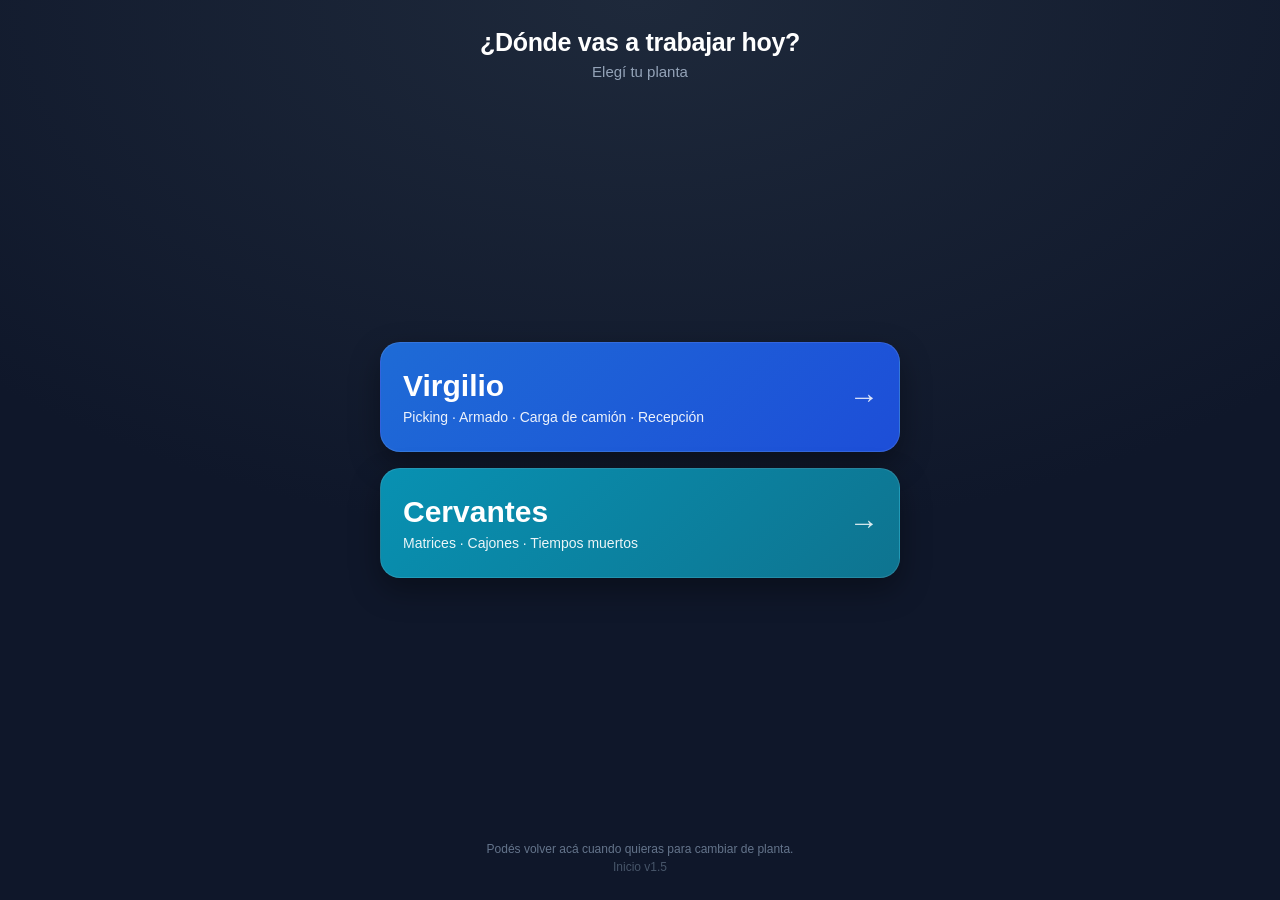
<file: index.html>
<!DOCTYPE html>
<html lang="es-AR">
<head>
  <meta charset="UTF-8">
  <meta name="viewport" content="width=device-width, initial-scale=1, viewport-fit=cover">
  <title>Producción — Elegí tu planta</title>
  <meta name="theme-color" content="#0f172a">
  <link rel="manifest" href="manifest.json">
  <link rel="apple-touch-icon" href="icon.svg">
  <meta name="apple-mobile-web-app-capable" content="yes">
  <meta name="apple-mobile-web-app-status-bar-style" content="black-translucent">
  <meta name="apple-mobile-web-app-title" content="Producción">
  <style>
    :root{
      --bg:#0f172a; --card-vir-a:#1e6bd6; --card-vir-b:#1d4ed8;
      --card-cer-a:#0891b2; --card-cer-b:#0e7490; --ink:#fff;
    }
    *{ box-sizing:border-box; -webkit-tap-highlight-color:transparent; }
    html,body{ margin:0; height:100%; }
    body{
      font-family:-apple-system,BlinkMacSystemFont,"Segoe UI",Roboto,sans-serif;
      background:radial-gradient(120% 100% at 50% 0%, #1e293b 0%, var(--bg) 60%);
      color:var(--ink); min-height:100dvh;
      padding:calc(env(safe-area-inset-top) + 28px) 18px calc(env(safe-area-inset-bottom) + 24px);
      display:flex; flex-direction:column;
    }
    header{ text-align:center; margin-bottom:22px; }
    h1{ font-size:25px; font-weight:800; margin:0 0 6px; letter-spacing:-.3px; }
    .sub{ font-size:15px; color:#94a3b8; margin:0; }
    .cards{ display:flex; flex-direction:column; gap:16px; flex:1; justify-content:center; max-width:520px; width:100%; margin:0 auto; }
    .card{
      display:block; text-decoration:none; color:var(--ink);
      border-radius:20px; padding:26px 22px; position:relative;
      box-shadow:0 12px 30px rgba(0,0,0,.35); transition:transform .08s ease;
      border:1px solid rgba(255,255,255,.10);
    }
    .card:active{ transform:scale(.975); }
    .card.vir{ background:linear-gradient(135deg, var(--card-vir-a), var(--card-vir-b)); }
    .card.cer{ background:linear-gradient(135deg, var(--card-cer-a), var(--card-cer-b)); }
    .card-name{ font-size:30px; font-weight:800; margin:0; }
    .card-desc{ font-size:14px; opacity:.92; margin:6px 0 0; }
    .card-go{ position:absolute; right:20px; top:50%; transform:translateY(-50%); font-size:30px; opacity:.85; }
    .badge{
      position:absolute; top:14px; right:16px; background:rgba(255,255,255,.95); color:#0f172a;
      font-size:11px; font-weight:800; padding:3px 9px; border-radius:999px; letter-spacing:.3px;
      display:none;
    }
    .card.last .badge{ display:inline-block; }
    .card.last{ outline:2px solid rgba(255,255,255,.55); outline-offset:2px; }
    footer{ text-align:center; margin-top:22px; color:#64748b; font-size:12px; line-height:1.5; }
    .ver{ color:#475569; }
  </style>
</head>
<body>
  <header>
    <h1>¿Dónde vas a trabajar hoy?</h1>
    <p class="sub">Elegí tu planta</p>
  </header>

  <main class="cards">
    <a class="card vir" id="cardVir" href="virgilio/" onclick="recordar('virgilio')">
      <span class="badge">Última vez</span>
      <p class="card-name">Virgilio</p>
      <p class="card-desc">Picking · Armado · Carga de camión · Recepción</p>
      <span class="card-go">→</span>
    </a>
    <a class="card cer" id="cardCer" href="cervantes-gp2/" onclick="recordar('cervantes')">
      <span class="badge">Última vez</span>
      <p class="card-name">Cervantes</p>
      <p class="card-desc">Matrices · Cajones · Tiempos muertos</p>
      <span class="card-go">→</span>
    </a>
  </main>

  <footer>
    Podés volver acá cuando quieras para cambiar de planta.<br>
    <span class="ver">Inicio v1.5</span>
  </footer>

  <script>
    /* Las dos plantas viven en este mismo repo: Virgilio en virgilio/ y Cervantes en cervantes-gp2/ (la botonera de GP2;
       desde v1.4, Elías 08/10: «si». La app vieja cervantes/ queda sin enlace). El operario entra desde su celular. Esta pantalla es el inicio del sitio y solo linkea a esas dos; cada una hace
       su propio login con el código de la TV de su planta. */
    var LS_KEY = "appprod_ultima_planta";

    function recordar(planta){ try { localStorage.setItem(LS_KEY, planta); } catch(e){} }
    /* Marca con "Última vez" la planta usada la última vez (ayuda visual; NO
       redirige solo, porque la asignación puede cambiar día a día). */
    (function(){
      try {
        var u = localStorage.getItem(LS_KEY);
        if (u === "virgilio") document.getElementById("cardVir").classList.add("last");
        else if (u === "cervantes") document.getElementById("cardCer").classList.add("last");
      } catch(e){}
    })();
    /* Service worker del inicio (scope de la raíz del sitio). No cachea nada. */
    if ("serviceWorker" in navigator) {
      window.addEventListener("load", function(){
        navigator.serviceWorker.register("sw.js").catch(function(){});
      });
    }
  </script>
</body>
</html>
</file>
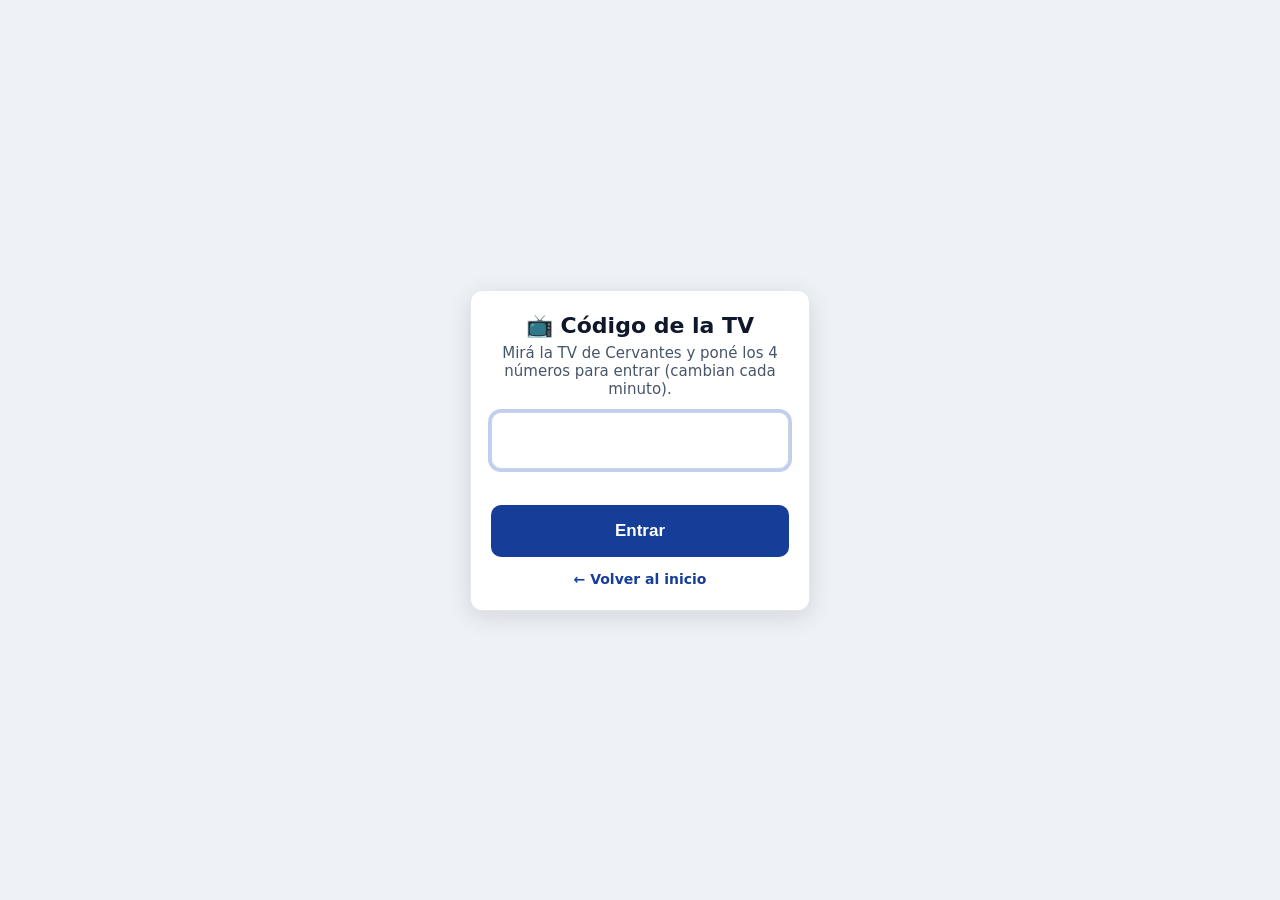
<file: cervantes-gp2/index.html>
<!DOCTYPE html>
<html lang="es">
<head>
  <meta charset="UTF-8" />
  <meta name="viewport" content="width=device-width, initial-scale=1.0" />
  <meta name="apple-mobile-web-app-capable" content="yes" />
  <meta name="apple-mobile-web-app-status-bar-style" content="default" />
  <meta name="apple-mobile-web-app-title" content="Registro" />
  <meta name="mobile-web-app-capable" content="yes" />
  <meta name="theme-color" content="#0f172a" />
  <meta http-equiv="Cache-Control" content="no-cache, no-store, must-revalidate" />
  <meta http-equiv="Pragma" content="no-cache" />
  <title>Registro Produccion</title>
  <link rel="manifest" href="../manifest.json" />
  <link rel="icon" href="data:," />
  <script>
    // Auto-recarga si el celular/tablet quedo con un HTML cacheado viejo.
    // Pide este mismo HTML sin cache, compara el ?v= del script y recarga si difiere.
    // sessionStorage evita loops si el server sigue sirviendo la version vieja.
    (function(){
      // El operario ya no tiene version propia: se compara el TOKEN de cache compartido
      // (el mismo ?v= que llevan todos los assets). Si cambia, el HTML cacheado es viejo.
      var MI_V = '3.1.18';
      function chequear(){
        fetch(location.pathname, { cache: 'no-store' }).then(function(r){ return r.text(); }).then(function(html){
          var m = html.match(/app\.js\?v=([\w.]+)/);
          if (!m || m[1] === MI_V) return;
          var flag = 'rp3c_reload_' + m[1];
          if (sessionStorage.getItem(flag)) return;
          sessionStorage.setItem(flag, '1');
          location.reload();
        }).catch(function(){});
      }
      chequear();
      document.addEventListener('visibilitychange', function(){
        if (document.visibilityState === 'visible') chequear();
      });
    })();
  </script>
  <style>
    /* Sistema de diseño de GP2 (v2.0, 09/10/2026) [Elías: «Habilito lo de tablet de operarios»]: mismos tokens que
       gp2-modulo.css de Gestión Productiva 2.0 — tinta para la estructura, AZUL GP2 = acción que avanza, TINTA
       RELLENA = elegido, verde/ámbar/rojo = bien/alerta/error. Barra oscura fija con el sello GP2 arriba. */
    :root {
      --font: "Inter", system-ui, -apple-system, "Segoe UI", Roboto, Arial, sans-serif;
      --ink-950:#0a1020; --ink-900:#0f172a; --ink-800:#1e293b; --ink-700:#334155; --ink-600:#475569; --ink-500:#64748b;
      --ink-400:#94a3b8; --ink-300:#cbd5e1; --ink-200:#e2e8f0; --ink-100:#f1f5f9; --ink-50:#f8fafc;
      --brand-700:#123274; --brand-600:#163e98; --brand-500:#1f55c9; --brand-200:#c7d7f6; --brand-50:#f0f4fd;
      --ok-700:#15803d; --ok-600:#16a34a; --ok-200:#bbf7d0; --ok-50:#f0fdf4;
      --warn-700:#b45309; --warn-200:#fde68a; --warn-50:#fffbeb;
      --err-700:#b91c1c; --err-600:#dc2626; --err-50:#fef2f2;
      --bg:#eef1f5; --line:#e2e8f0; --line-strong:#cbd5e1;
      --sh-1:0 1px 2px rgba(15,23,42,.06),0 1px 3px rgba(15,23,42,.04);
      --ring:0 0 0 3px rgba(31,85,201,.28);
      --bar-h:68px;
    }
    *, *::before, *::after { box-sizing: border-box; margin: 0; padding: 0; }
    body { font-family: var(--font); background: var(--bg); color: var(--ink-800); min-height: 100dvh; padding: 0;
           -webkit-font-smoothing: antialiased; }
    /* barra fija: los botones fijos (Menú, 📅, Terminar Día) quedan ENCIMA de ella */
    .op-bar { position: fixed; top: 0; left: 0; right: 0; height: var(--bar-h); z-index: 40; background: var(--ink-900);
              display: flex; align-items: center; justify-content: center; gap: 8px; color: #fff; font-weight: 700; font-size: 15px;
              box-shadow: 0 2px 10px rgba(15,23,42,.18); pointer-events: none; }
    .op-bar .sello { height: 26px; padding: 0 7px; border-radius: 6px; background: var(--brand-600); font-size: 12.5px; font-weight: 800;
                     letter-spacing: .06em; display: inline-flex; align-items: center; box-shadow: inset 0 -2px 0 rgba(0,0,0,.18); }
    .op-bar .op-bar-t { color: var(--ink-300); font-weight: 600; }
    @media (max-width: 420px) { .op-bar .op-bar-t { display: none; } }
    h1 { font-size: 22px; font-weight: 700; letter-spacing: -.01em; color: var(--ink-900); text-align: center; margin: 24px 0 16px; }
    input[type=number], input[type=text] { width: 100%; max-width: 320px; font-size: 28px; padding: 12px 16px; border: 1.5px solid var(--line-strong); border-radius: 10px; text-align: center; display: block; margin: 0 auto; background: #fff; color: var(--ink-900); }
    input[type=number]:focus, input[type=text]:focus { outline: none; border-color: var(--brand-500); box-shadow: var(--ring); }
    /* El boton principal era #fff sobre #e7ebf8 (contraste 1.2:1, ilegible en la
       tablet del galpon). Los fondos palidos se dejan donde son ESTADO (una caja
       elegida), pero un boton de accion va solido — corregido 2026-09-03. */
    .primary-btn { display: block; width: 100%; max-width: 320px; margin: 16px auto; padding: 16px; min-height: 56px; font-size: 20px; font-weight: 700; background: var(--brand-600); color: #fff; border: none; border-radius: 10px; cursor: pointer; box-shadow: var(--sh-1); }
    .primary-btn:active { background: var(--brand-700); }
    .primary-btn:disabled { opacity: .5; }
    /* #btnMenu y #btnHistDias son fixed a top:12 con 44px de alto: sin este colchon
       el h1 les quedaba debajo a 390px (corregido 2026-09-03). */
    #legajoScreen { padding: calc(var(--bar-h) + 4px) 12px 12px; max-width: 480px; margin: 0 auto; }
    .history-wrap { margin-top: 24px; }
    .history-title { font-size: 12px; font-weight: 700; color: var(--ink-500); text-transform: uppercase; letter-spacing: .04em; margin-bottom: 8px; }
    .history-empty { color: var(--ink-600); font-size: 14px; padding: 12px; }
    #daySummary { background: #fff; border: 1px solid var(--line); border-radius: 12px; padding: 12px; box-shadow: var(--sh-1); }
    .day-item .t1 { font-size: 12px; font-weight: 700; color: var(--ink-500); text-transform: uppercase; letter-spacing: .04em; margin-bottom: 8px; }
    .day-item .t2 { font-size: 14px; }
    .hidden { display: none !important; }
    #optionsScreen { padding: calc(var(--bar-h) + 4px) 8px 40px; max-width: 520px; margin: 0 auto; }
    .top-bar { display: flex; align-items: center; gap: 10px; padding: 8px 0 12px; }
    .back-top { width: 44px; height: 44px; border-radius: 10px; border: 1.5px solid var(--line-strong); background: #fff; color: var(--ink-700); font-size: 20px; display: flex; align-items: center; justify-content: center; cursor: pointer; flex-shrink: 0; }
    .back-label { font-size: 14px; font-weight: 600; color: var(--ink-500); }
    .row { display: flex; gap: 8px; margin-bottom: 8px; flex-wrap: wrap; }
    /* botonera: baldosas blancas; elegida = TINTA RELLENA (la misma señal de "elegido" de todo GP2) */
    .box { flex: 1 1 auto; min-width: 70px; min-height: 64px; padding: 16px 10px; border-radius: 12px; background: #fff; color: var(--ink-900); border: 1.5px solid var(--line-strong); box-shadow: 0 2px 0 var(--line); font-size: 16px; font-weight: 800; text-align: center; cursor: pointer; user-select: none; transition: border-color .12s, background .12s, color .12s; }
    .box:active, .box.selected { background: var(--ink-900); color: #fff; border-color: var(--ink-900); box-shadow: none; }
    .box.ct-btn { background: var(--ok-50); color: #14532d; border-color: var(--ok-200); }
    .box.ct-btn.selected { background: var(--ok-700); color: #fff; border-color: var(--ok-700); }
    /* Como 2.0: con un tiempo muerto abierto sólo se puede tocar ése; E sin cajón, C sin matriz: grises y sin respuesta */
    .box.bloq { opacity: .35; filter: grayscale(100%); pointer-events: none; }
    .aviso-botones { margin: 0 0 8px; padding: 10px 12px; border-radius: 8px; background: var(--warn-50); border: 1px solid var(--warn-200); border-left: 4px solid #d97706; color: #6b4100; font-size: 15px; font-weight: 700; }
    #selectedArea { margin-top: 10px; background: #fff; border: 1px solid var(--line); border-radius: 12px; padding: 16px; box-shadow: var(--sh-1); }
    .selected-container { display: flex; align-items: center; gap: 10px; margin-bottom: 12px; }
    .back-arrow { width: 44px; height: 44px; border-radius: 10px; border: 1.5px solid var(--line-strong); background: #fff; color: var(--ink-700); font-size: 18px; display: flex; align-items: center; justify-content: center; cursor: pointer; flex-shrink: 0; }
    .selected-box { font-size: 32px; font-weight: 800; color: var(--brand-600); letter-spacing: -.01em; }
    .selected-desc { font-size: 15px; color: var(--ink-600); font-weight: 600; }
    #inputArea { margin-bottom: 10px; }
    .label { font-size: 14px; font-weight: 600; color: var(--ink-600); margin-bottom: 6px; }
    .golpe-hint { margin-top: 8px; padding: 10px 12px; border-radius: 8px; background: #eff6ff;
                  border: 2px solid #bfdbfe; color: #1e3a8a; font-size: 19px; font-weight: 800; line-height: 1.3; }
    .golpe-hint.x1 { background: #f8fafc; border-color: #e2e8f0; color: #475569; font-weight: 700; }
    .text-input { width: 100%; font-size: 26px; padding: 10px 14px; border: 1.5px solid var(--line-strong); border-radius: 10px; text-align: center; }
    #matrizInfo { background: var(--ink-50); border: 1px solid var(--line); border-radius: 8px; padding: 10px 14px; font-size: 14px; color: #334155; margin-bottom: 10px; }
    /* Listado de matrices (E / CM) */
    #matrizPicker { margin-bottom: 10px; }
    #matrizPicker .mp-label { font-size: 12px; font-weight: 700; color: var(--ink-500); text-transform: uppercase; letter-spacing: .04em; margin-bottom: 6px; }
    #matrizGrid { display: grid; grid-template-columns: repeat(auto-fill, minmax(150px, 1fr)); gap: 6px; max-height: 320px; overflow-y: auto; padding: 2px; }
    .mz { background: #fff; border: 1.5px solid var(--line-strong); border-radius: 10px; padding: 10px 8px; text-align: left; cursor: pointer; user-select: none; min-height: 44px; }
    .mz .mz-n { font-size: 18px; font-weight: 800; color: var(--brand-600); }
    .mz .mz-d { font-size: 12px; font-weight: 600; color: var(--ink-500); margin-top: 2px; overflow-wrap: anywhere; }
    .mz .mz-a { font-size: 14px; font-weight: 800; color: #854d0e; margin-top: 4px; overflow-wrap: anywhere; }
    .mz.sel { background: var(--ink-900); border-color: var(--ink-900); }
    .mz.sel .mz-n { color: #fff; }
    .mz.sel .mz-d { color: var(--ink-300); }
    .mz.sel .mz-a { color: #fde68a; }
    /* Matriz elegida con pieza: la pieza queda a la DERECHA del numero [usuario 2026-08-31] */
    /* La card con chip ocupa la fila entera pero mide lo que su contenido (justify-self: start): en una celda de 150px
       el chip no entraba y quedaba AFUERA de la tarjeta, y el nombre se partia a mitad de palabra [usuario 2026-10-07].
       Si falta lugar, el chip parte su texto por palabras; el nombre de la matriz no se achica. */
    .mz.has-chip { grid-column: 1 / -1; justify-self: start; display: flex; align-items: center; gap: 12px; }
    .mz.has-chip .mz-main { flex: 0 0 auto; max-width: 55%; }
    .mz.has-chip .mz-d { overflow-wrap: break-word; }
    .mz-chip { flex: 0 1 auto; background: #fef9c3; color: #854d0e; font-weight: 900; font-size: 17px; padding: 8px 12px; border-radius: 8px; text-align: center; line-height: 1.1; }
    .mz-chip small { display: block; font-size: 10px; font-weight: 700; opacity: .8; margin-top: 1px; }
    .mz-empty { grid-column: 1 / -1; color: var(--ink-600); font-size: 14px; padding: 10px; text-align: center; }
    /* Selector de pieza (matrices con varias salidas) */
    #piezaPicker { margin-bottom: 10px; background: #fefce8; border: 2px solid #eae0cd; border-radius: 10px; padding: 10px; }
    #piezaPicker .pp-label { font-size: 14px; font-weight: 700; color: #854d0e; margin-bottom: 8px; }
    /* Colapsado (ya se eligio la pieza): una sola linea, achica la pantalla */
    #piezaPicker.collapsed { padding: 6px 10px; }
    #piezaPicker.collapsed .pp-label { display: none; }
    .pieza-cambiar { width: 100%; background: none; border: none; text-align: left; cursor: pointer; font-family: inherit; font-size: 14px; font-weight: 700; color: #854d0e; padding: 4px 0; }
    .pieza-cambiar b { color: #713f12; }
    .pieza-cambiar u { font-weight: 800; }
    #piezaGrid { display: grid; grid-template-columns: repeat(auto-fill, minmax(150px, 1fr)); gap: 6px; }
    /* Opcion de pieza con etiqueta corta (GP2.matriz_salida_etiqueta): SOLO la etiqueta, grande y centrada [usuario 2026-10-07] */
    .mz.mz-et { display: flex; align-items: center; justify-content: center; text-align: center; min-height: 64px; }
    .mz.mz-et .mz-n { font-size: 20px; line-height: 1.15; overflow-wrap: anywhere; }
    .error { color: var(--err-700); font-size: 14px; font-weight: 700; margin-top: 8px; min-height: 20px; }
    /* Rollo picker (todos en E) */
    #rolloPicker { background: #f0fdf4; border: 1px solid #bbf7d0; border-radius: 8px; padding: 10px 14px; margin-bottom: 10px; }
    #rolloPicker .rp-label { font-size: 13px; font-weight: 700; color: #166534; margin-bottom: 8px; }
    /* Rollos en BOTONES (no desplegable) [usuario 2026-08-31], mismo patron que matriz/pieza */
    #rolloGrid { display: grid; grid-template-columns: repeat(auto-fill, minmax(150px, 1fr)); gap: 6px; }
    .rl { background: #fff; border: 2px solid #86efac; border-radius: 10px; padding: 12px 10px; text-align: left; cursor: pointer; user-select: none; min-height: 44px; }
    .rl .rl-kg { font-size: 19px; font-weight: 900; color: #166534; }
    .rl .rl-sub { font-size: 12px; font-weight: 600; color: #4b7a5a; margin-top: 2px; }
    .rl.sel { background: var(--ink-900); border-color: var(--ink-900); }
    .rl.sel .rl-kg { color: #fff; }
    .rl.sel .rl-sub { color: var(--ink-300); }
    .rl-msg { grid-column: 1 / -1; color: #4b7a5a; font-size: 14px; padding: 8px 2px; }
    /* PR «¿quedó resto?» (alimentador) */
    #quedoRestoWrap { background: #fefce8; border: 1px solid #fde68a; border-radius: 8px; padding: 10px 14px; margin-bottom: 10px; }
    #quedoRestoWrap label { display: flex; align-items: center; gap: 8px; font-size: 14px; font-weight: 600; color: #92400e; cursor: pointer; }
    #quedoRestoWrap input[type=checkbox] { width: 20px; height: 20px; }
    /* C: «cajón completo» y lo que falta para completar el cajón (contador de 2.0, v3.1.10) */
    #cajonVacioWrap { background: #f0f9ff; border: 1px solid #bae6fd; border-radius: 8px; padding: 10px 14px; margin-bottom: 10px; }
    #cajonVacioWrap label { display: flex; align-items: center; gap: 8px; font-size: 15px; font-weight: 700; color: #075985; cursor: pointer; }
    #cajonVacioWrap input[type=checkbox] { width: 22px; height: 22px; }
    #cajonCompletoWrap { background: #fff7ed; border: 1px solid #fed7aa; border-radius: 8px; padding: 10px 14px; margin-bottom: 10px; }
    #cajonCompletoWrap label { display: flex; align-items: center; gap: 8px; font-size: 15px; font-weight: 700; color: #9a3412; cursor: pointer; }
    #cajonCompletoWrap input[type=checkbox] { width: 22px; height: 22px; }
    .cajon-faltante { margin-top: 6px; font-size: 16px; font-weight: 800; color: #9a3412; }
    /* «⚡ Continuar Matriz» (cajón del día anterior) */
    .box.box-cont { background: #16a34a; color: #fff; border-color: #15803d; }
    /* Aviso al tocar otro botón con «Continuar» a la vista (código de Logística) */
    .adv-cont-modal { position: fixed; inset: 0; background: rgba(0,0,0,.6); z-index: 300; display: flex; align-items: center; justify-content: center; padding: 16px; }
    .adv-cont-card { background: #fff; border-radius: 14px; width: 100%; max-width: 480px; overflow: hidden; }
    .adv-cont-header { padding: 16px 20px; background: #dc2626; color: #fff; font-size: 18px; font-weight: 800; text-align: center; }
    .adv-cont-body { padding: 18px 20px; font-size: 15px; color: #1f2937; }
    .adv-cont-body p { margin: 0 0 10px; }
    .adv-cont-body input { width: 100%; box-sizing: border-box; padding: 12px; font-size: 22px; border: 2px solid #d1d5db; border-radius: 8px; text-align: center; letter-spacing: 4px; }
    .adv-cont-fb { margin-top: 8px; font-size: 14px; font-weight: 700; color: #b91c1c; min-height: 18px; }
    .adv-cont-footer { padding: 14px 16px; border-top: 1px solid #e5e7eb; display: flex; gap: 10px; }
    .adv-cont-cancel, .adv-cont-ok { flex: 1; padding: 14px; font-size: 15px; font-weight: 800; border-radius: 8px; border: 2px solid; min-height: 44px; }
    .adv-cont-cancel { background: #fff; color: #1e40af; border-color: #1e40af; }
    .adv-cont-ok { background: #dc2626; color: #fff; border-color: #991b1b; }
    /* Terminar Dia button */
    #btnCambiarSede { display: block; width: 100%; max-width: 520px; margin: 14px auto 8px; min-height: 52px; padding: 12px; font-size: 17px; font-weight: 700; color: var(--ink-900, #0f172a); background: #fff; border: 1.5px solid var(--line, #cbd5e1); border-radius: 10px; cursor: pointer; }
    #btnCambiarSede.hidden { display: none; }
    #btnTerminarDia { position: fixed; top: 12px; right: 12px; min-height: 44px; padding: 0 14px; font-size: 15px; font-weight: 700; background: var(--err-700); color: #fff; border: 1px solid rgba(255,255,255,.18); border-radius: 8px; cursor: pointer; z-index: 50; }
    /* Sync badge */
    #syncBadge { position: fixed; bottom: 6px; left: 8px; font-size: 12px; font-weight: 700; z-index: 100; cursor: pointer; padding: 4px 10px; border-radius: 999px; background: #fff; color: var(--ink-600); border: 1px solid var(--line); box-shadow: var(--sh-1); user-select: none; }
    /* Historial items */
    .hist-btn { cursor: pointer; font-size: 16px; padding: 2px 6px; border-radius: 4px; background: #f1f5f9; border: 1px solid #e2e8f0; }
    /* Hist dias btn */
    #btnHistDias { position: fixed; top: 12px; right: 12px; width: 44px; height: 44px; border-radius: 8px; border: 1px solid rgba(255,255,255,.16); background: rgba(255,255,255,.08); font-size: 20px; cursor: pointer; z-index: 100; display: flex; align-items: center; justify-content: center; }
    /* Salir al menu principal */
    #btnMenu { position: fixed; top: 12px; left: 12px; height: 44px; padding: 0 14px; border-radius: 8px; border: 1px solid rgba(255,255,255,.16); background: rgba(255,255,255,.08); color: #fff; font-size: 15px; font-weight: 600; cursor: pointer; z-index: 100; }
    /* TD modal */
    .td-modal { position: fixed; inset: 0; background: rgba(0,0,0,.5); display: flex; align-items: flex-end; justify-content: center; z-index: 200; padding: 0; }
    .td-modal-card { background: #fff; border-radius: 16px 16px 0 0; width: 100%; max-width: 520px; padding: 20px; }
    .td-modal-header { display: flex; justify-content: space-between; align-items: center; margin-bottom: 16px; }
    .td-modal-title { font-size: 18px; font-weight: 700; color: var(--ink-900); }
    .td-modal-close { background: none; border: none; min-height: 44px; padding: 0 8px; font-size: 15px; font-weight: 600; color: var(--ink-500); cursor: pointer; }
    .td-modal-body { font-size: 15px; color: #334155; margin-bottom: 16px; }
    .td-modal-footer { display: flex; justify-content: flex-end; }
    .td-confirm-btn { background: var(--err-700); color: #fff; border: none; border-radius: 8px; padding: 12px 24px; font-size: 16px; font-weight: 700; min-height: 44px; cursor: pointer; }
    .td-confirm-btn:disabled { background: #9ca3af; cursor: not-allowed; }
    /* Terminar día como 2.0 (v3.1.10): resumen, «ya cerraste», tiempo muerto abierto, último cajón / ¿seguís mañana? */
    .td-modal-card { max-height: 92vh; overflow-y: auto; box-sizing: border-box; }
    .td-modal-body ul { margin: 4px 0 0; padding-left: 22px; }
    .td-section { margin: 0 0 12px; }
    .td-fj-warn { padding: 10px; background: #fef9c3; border: 1px solid #ca8a04; border-radius: 8px; font-size: 14px; color: #854d0e; margin-bottom: 12px; }
    .td-warn-tm { padding: 10px; background: #fef2f2; border: 1px solid #dc2626; border-radius: 8px; margin: 12px 0; }
    .td-warn-tm-title { font-weight: 800; color: #991b1b; margin-bottom: 4px; }
    .td-cont-pregunta { padding: 12px; background: #eff6ff; border: 1px solid #1e6bd6; border-radius: 10px; margin: 12px 0; }
    .td-cont-title { font-weight: 800; color: #1e3a8a; font-size: 17px; margin-bottom: 4px; }
    .td-cont-mat { font-size: 15px; color: #1e3a8a; margin-bottom: 10px; }
    .td-cont-ok { font-weight: 700; color: #15803d; margin: 8px 0; }
    .td-cont-btns { display: flex; gap: 10px; }
    .td-cont-btn-si, .td-cont-btn-no { flex: 1; padding: 12px; font-size: 16px; font-weight: 800; border-radius: 8px; border: 2px solid; min-height: 44px; }
    .td-cont-btn-si { background: #16a34a; color: #fff; border-color: #15803d; }
    .td-cont-btn-no { background: #fff; color: #b91c1c; border-color: #b91c1c; }
    .td-cont-btn-si:disabled, .td-cont-btn-no:disabled { opacity: .5; }
    .td-cont-feedback, .td-cont-no-feedback { margin-top: 8px; font-size: 14px; font-weight: 700; }
    .td-cont-no-form { padding: 10px; background: #fef3c7; border: 1px solid #ca8a04; border-radius: 10px; margin-top: 10px; }
    .td-cont-no-title { font-weight: 800; color: #854d0e; margin-bottom: 8px; }
    .td-cont-no-row { margin-bottom: 8px; }
    .td-cont-no-row label { display: block; font-size: 15px; color: #1f2937; margin-bottom: 4px; }
    .td-cont-no-row label.td-chk { display: flex; align-items: center; gap: 8px; font-weight: 700; color: #9a3412; }
    .td-cont-no-row input[type=text], .td-cont-no-row select { width: 100%; box-sizing: border-box; padding: 10px; font-size: 20px; border: 1px solid #d1d5db; border-radius: 6px; }
    .td-cont-no-row input[type=checkbox] { width: 22px; height: 22px; }
    .td-cont-no-cargar { width: 100%; padding: 12px; font-size: 16px; font-weight: 800; background: #1e6bd6; color: #fff; border: none; border-radius: 8px; min-height: 44px; margin-top: 4px; }
    .td-cont-no-cargar:disabled { opacity: .5; background: #94a3b8; }
    .td-cont-pregunta .td-confirm-btn { width: 100%; margin-top: 8px; }
  </style>
</head>
<body>

<div class="op-bar" aria-hidden="true"><span class="sello">GP2</span><span class="op-bar-t">Registro · Cervantes</span></div>

<div id="syncBadge" title="Tocar para forzar envio">&#10003; al día</div>

<!-- LEGAJO -->
<div id="legajoScreen">
  <button id="btnMenu" title="Volver al inicio (elegir planta)" onclick="location.href='../'">&larr; Menú</button>
  <button id="btnHistDias" title="Historial dias anteriores">📅</button>
  <h1>Ingresa tu número de Operario</h1>
  <input id="legajoInput" type="number" inputmode="numeric" />
  <button id="btnContinuar" class="primary-btn">Continuar</button>

  <div class="history-wrap">
    <div class="history-title">Resumen del día (en este dispositivo)</div>
    <div id="daySummary" class="history-empty">Ingresa tu legajo para ver el resumen</div>
  </div>
</div>

<!-- OPCIONES -->
<div id="optionsScreen" class="hidden">
  <button id="btnTerminarDia">Terminar Día</button>
  <div class="top-bar">
    <div id="btnBackTop" class="back-top">&larr;</div>
    <div id="btnBackLabel" class="back-label">Volver a pantalla inicial</div>
  </div>

  <div id="avisoBotones" class="aviso-botones hidden"></div>
  <div class="row" id="row1"></div>
  <div class="row" id="row2"></div>
  <div class="row" id="row3"></div>
  <div class="row" id="row4"></div>
  <button id="btnCambiarSede" class="hidden" type="button">🔁 Cambiar a Virgilio</button>

  <div id="selectedArea" class="hidden">
    <div class="selected-container">
      <div id="btnResetSelection" class="back-arrow">&larr;</div>
      <div id="selectedBox" class="selected-box"></div>
      <div id="selectedDesc" class="selected-desc"></div>
    </div>

    <div id="inputArea" class="hidden">
      <div id="inputLabel" class="label"></div>
      <input id="textInput" class="text-input" type="text" autocomplete="off" inputmode="numeric" />
      <!-- Cajon: el operario anota GOLPES del contador y aca ve las unidades que salen -->
      <div id="golpeHint" class="golpe-hint hidden"></div>
    </div>

    <!-- Listado completo de matrices (visible en E y CM) -->
    <div id="matrizPicker" class="hidden">
      <div class="mp-label hidden" id="mpLabel">O elegila de la lista:</div>
      <div id="matrizGrid"></div>
    </div>

    <!-- Matrices con varias piezas: elegir que se fabrica (define donde va el stock) -->
    <div id="piezaPicker" class="hidden">
      <div class="pp-label">¿Qué pieza vas a fabricar? (define dónde se guarda el stock)</div>
      <div id="piezaGrid"></div>
    </div>

    <div id="matrizInfo" class="hidden"></div>

    <!-- Rollo: en E, todos eligen de qué kilaje agarran -->
    <div id="rolloPicker" class="hidden">
      <div class="rp-label">¿De qué kilaje es el rollo que vas a agarrar?</div>
      <div id="rolloGrid"></div>
    </div>

    <!-- E: empiezo con el cajón vacío (el contador de la pieza vuelve a 0; no en envasado ni en la piedra) -->
    <div id="cajonVacioWrap" class="hidden">
      <label>
        <input type="checkbox" id="cajonVacioChk" />
        Empiezo con el cajón vacío (el contador vuelve a 0)
      </label>
    </div>

    <!-- C: cajón completo (como 2.0: no hay más material, el contador del cajón vuelve a 0) -->
    <div id="cajonCompletoWrap" class="hidden">
      <label>
        <input type="checkbox" id="cajonCompletoChk" />
        Cajón completo (no hay más material: el contador vuelve a 0)
      </label>
    </div>

    <!-- Alimentador: ¿quedó resto? (en PR) -->
    <div id="quedoRestoWrap" class="hidden">
      <label>
        <input type="checkbox" id="quedoRestoChk" />
        Quedó resto del rollo (no lo terminé)
      </label>
    </div>

    <button id="btnEnviar" class="primary-btn">Enviar</button>
    <div id="error" class="error"></div>
  </div>
</div>

<!-- MODAL TERMINAR DIA -->
<div id="terminarDiaModal" class="td-modal hidden">
  <div class="td-modal-card">
    <div class="td-modal-header">
      <span class="td-modal-title">Terminar día</span>
      <button class="td-modal-close" id="btnCancelTD">Cancelar</button>
    </div>
    <div class="td-modal-body" id="terminarDiaContent"></div>
    <div class="td-modal-footer">
      <button id="btnConfirmTD" class="td-confirm-btn">Sí, terminar día</button>
    </div>
  </div>
</div>

<script src="app.js?v=3.1.18"></script>
</body>
</html>
</file>
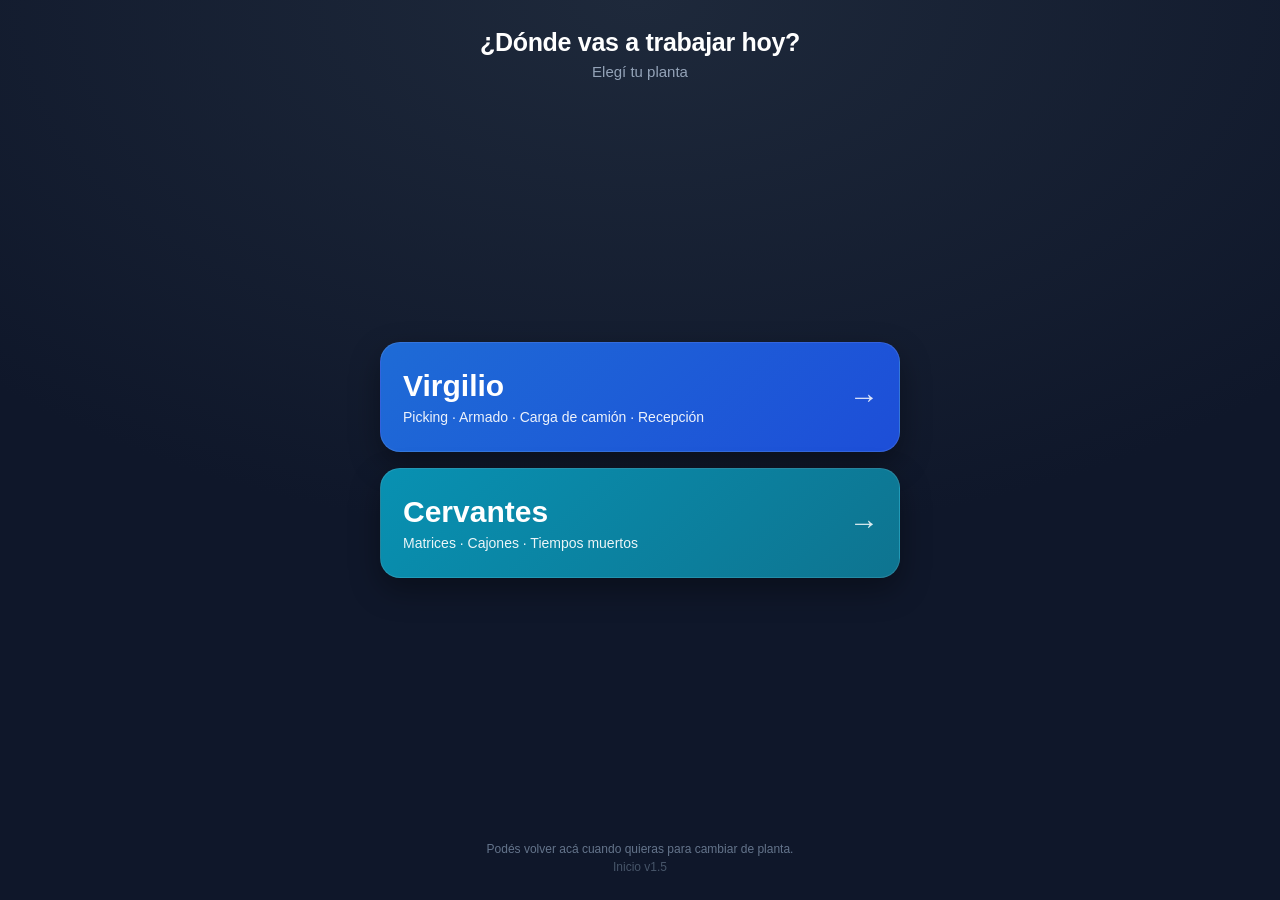
<file: selector/index.html>
<!DOCTYPE html>
<html lang="es-AR">
<head>
  <meta charset="UTF-8">
  <meta http-equiv="refresh" content="0; url=../">
  <title>Producción</title>
  <!-- El selector de planta pasó a ser el inicio del sitio (../). Esta página
       queda sólo para quien guardó la URL vieja. -->
  <script>location.replace("../");</script>
</head>
<body><a href="../">Ir al inicio</a></body>
</html>
</file>
